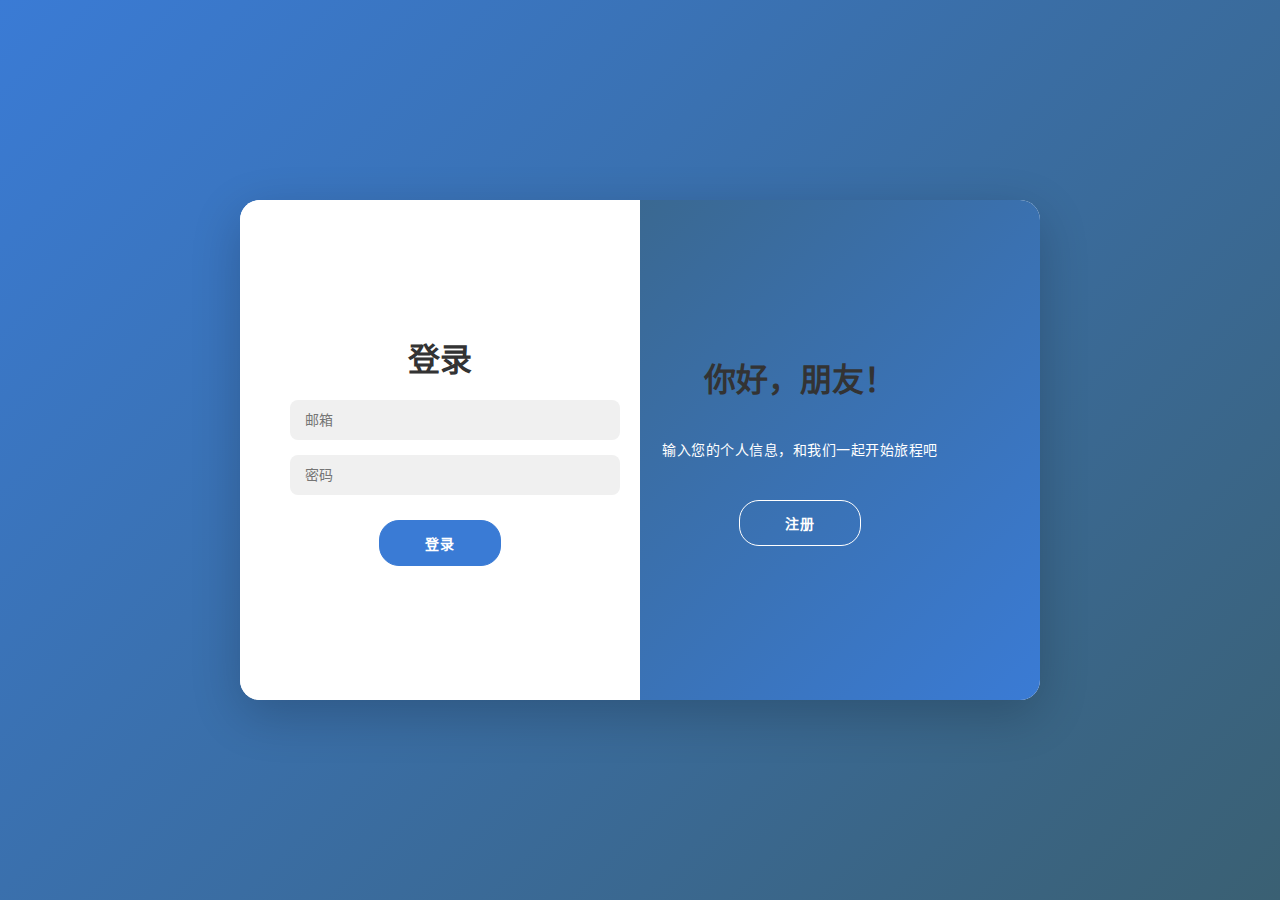
<file: web/index.html>
<!DOCTYPE html>
<html lang="zh-CN">
<head>
    <meta charset="UTF-8">
    <meta name="viewport" content="width=device-width, initial-scale=1.0">
    <title>欢迎来到我们的网站 - 登录/注册</title>
    <style>
        /* --- 全局样式 --- */
        :root {
            --primary-color: #3a7bd5;
            --secondary-color: #3a6073;
            --white-color: #fff;
            --gray-color: #f0f0f0;
            --dark-gray-color: #aaa;
            --success-color: #28a745;
            --error-color: #dc3545;
        }

        body {
            font-family: 'Helvetica Neue', Arial, sans-serif;
            margin: 0;
            padding: 0;
            background: linear-gradient(135deg, var(--primary-color), var(--secondary-color));
            display: flex;
            justify-content: center;
            align-items: center;
            min-height: 100vh;
            overflow: hidden;
        }

        /* --- 容器样式 --- */
        .container {
            position: relative;
            width: 800px;
            max-width: 90%;
            height: 500px;
            background: var(--white-color);
            border-radius: 20px;
            box-shadow: 0 15px 50px rgba(0, 0, 0, 0.2);
            overflow: hidden; /* 隐藏动画溢出部分 */
        }
        
        /* --- 表单容器 --- */
        .form-container {
            position: absolute;
            top: 0;
            height: 100%;
            transition: all 0.6s ease-in-out;
        }

        .sign-in-container {
            left: 0;
            width: 50%;
            z-index: 2;
        }

        .sign-up-container {
            left: 0;
            width: 50%;
            opacity: 0;
            z-index: 1;
        }

        /* 当切换到注册时，移动登录表单并显示注册表单 */
        .container.right-panel-active .sign-in-container {
            transform: translateX(100%);
        }

        .container.right-panel-active .sign-up-container {
            transform: translateX(100%);
            opacity: 1;
            z-index: 5;
            animation: show 0.6s;
        }

        @keyframes show {
            0%, 49.99% {
                opacity: 0;
                z-index: 1;
            }
            50%, 100% {
                opacity: 1;
                z-index: 5;
            }
        }
        
        /* --- 表单元素 --- */
        form {
            background: var(--white-color);
            display: flex;
            flex-direction: column;
            padding: 0 50px;
            height: 100%;
            justify-content: center;
            align-items: center;
            text-align: center;
        }

        h1 {
            font-weight: bold;
            margin: 0 0 20px;
            color: #333;
        }

        .input-group {
            position: relative;
            width: 100%;
            margin-bottom: 15px;
        }

        input {
            width: 100%;
            padding: 12px 15px;
            background: var(--gray-color);
            border: none;
            border-radius: 8px;
            outline: none;
            font-size: 14px;
        }

        button {
            border-radius: 20px;
            border: 1px solid var(--primary-color);
            background: var(--primary-color);
            color: var(--white-color);
            font-size: 14px;
            font-weight: bold;
            padding: 12px 45px;
            letter-spacing: 1px;
            text-transform: uppercase;
            transition: transform 80ms ease-in;
            cursor: pointer;
            margin-top: 10px;
        }

        button:active {
            transform: scale(0.95);
        }

        button:hover {
            opacity: 0.9;
        }

        /* --- 动画覆盖层 --- */
        .overlay-container {
            position: absolute;
            top: 0;
            left: 50%;
            width: 50%;
            height: 100%;
            overflow: hidden;
            transition: transform 0.6s ease-in-out;
            z-index: 100;
        }

        .container.right-panel-active .overlay-container {
            transform: translateX(-100%);
        }

        .overlay {
            background: linear-gradient(135deg, var(--secondary-color), var(--primary-color));
            color: var(--white-color);
            position: relative;
            left: -100%;
            height: 100%;
            width: 200%;
            transform: translateX(0);
            transition: transform 0.6s ease-in-out;
        }

        .container.right-panel-active .overlay {
            transform: translateX(50%);
        }

        .overlay-panel {
            position: absolute;
            top: 0;
            display: flex;
            flex-direction: column;
            justify-content: center;
            align-items: center;
            padding: 0 40px;
            height: 100%;
            width: 50%;
            text-align: center;
            transform: translateX(0);
            transition: transform 0.6s ease-in-out;
        }

        .overlay-left {
            transform: translateX(-20%);
        }

        .container.right-panel-active .overlay-left {
            transform: translateX(0);
        }

        .overlay-right {
            right: 0;
            transform: translateX(0);
        }

        .container.right-panel-active .overlay-right {
            transform: translateX(20%);
        }

        .overlay-panel p {
            font-size: 14px;
            font-weight: 300;
            line-height: 20px;
            letter-spacing: 0.5px;
            margin: 20px 0 30px;
        }

        .ghost {
            background: transparent;
            border-color: var(--white-color);
        }
        
        /* 消息提示 */
        #message {
            position: fixed;
            top: 20px;
            left: 50%;
            transform: translateX(-50%);
            padding: 10px 20px;
            border-radius: 5px;
            color: white;
            opacity: 0;
            transition: opacity 0.5s;
            z-index: 200;
            font-size: 16px;
        }
        #message.show {
            opacity: 1;
        }
        #message.success {
            background-color: var(--success-color);
        }
        #message.error {
            background-color: var(--error-color);
        }

        /* 响应式设计 */
        @media (max-width: 768px) {
            .container {
                width: 95%;
                height: auto;
                min-height: 550px;
                border-radius: 10px;
                display: flex;
                flex-direction: column;
            }
            .form-container {
                position: static;
                width: 100%;
                height: auto;
                transition: none;
            }
            .sign-in-container, .sign-up-container {
                width: 100%;
                left: 0;
                transform: none !important;
                padding: 30px 0;
            }
             .sign-up-container {
                display: none; /* 默认隐藏注册表单 */
            }
            .overlay-container {
                display: none; /* 移动端不显示覆盖层动画 */
            }
            form {
                padding: 0 25px;
            }
            /* 显示一个简单的切换按钮 */
            .mobile-switch {
                display: block;
                margin-top: 15px;
                color: var(--primary-color);
                cursor: pointer;
                font-size: 14px;
                text-decoration: underline;
            }
        }

        @media (min-width: 769px) {
            .mobile-switch {
                display: none;
            }
        }

    </style>
</head>
<body>

    <div class="container" id="container">
        <!-- 注册表单 -->
        <div class="form-container sign-up-container">
            <form id="signUpForm">
                <h1>创建账户</h1>
                <div class="input-group">
                    <input type="email" id="signUpEmail" placeholder="邮箱" required />
                </div>
                <div class="input-group">
                    <input type="password" id="signUpPassword" placeholder="密码" required />
                </div>
                <div class="input-group">
                    <input type="text" id="signUpName" placeholder="邀请码" required />
                </div>
                <button type="submit">注册</button>
                 <!-- 移动端切换链接 -->
                <a href="#" class="mobile-switch" id="signInMobile">已有账户？去登录</a>
            </form>
        </div>
        
        <!-- 登录表单 -->
        <div class="form-container sign-in-container">
            <form id="signInForm">
                <h1>登录</h1>
                <div class="input-group">
                    <input type="email" id="signInEmail" placeholder="邮箱" required />
                </div>
                <div class="input-group">
                    <input type="password" id="signInPassword" placeholder="密码" required />
                </div>
                <button type="submit">登录</button>
                <!-- 移动端切换链接 -->
                <a href="#" class="mobile-switch" id="signUpMobile">没有账户？去注册</a>
            </form>
        </div>

        <!-- 动画覆盖层 -->
        <div class="overlay-container">
            <div class="overlay">
                <div class="overlay-panel overlay-left">
                    <h1>欢迎回来！</h1>
                    <p>请使用您的个人信息登录，开始您的旅程</p>
                    <button class="ghost" id="signIn">登录</button>
                </div>
                <div class="overlay-panel overlay-right">
                    <h1>你好，朋友！</h1>
                    <p>输入您的个人信息，和我们一起开始旅程吧</p>
                    <button class="ghost" id="signUp">注册</button>
                </div>
            </div>
        </div>
    </div>

    <!-- 全局消息提示框 -->
    <div id="message"></div>

    <script>
        // --- 切换动画逻辑 ---
        const signUpButton = document.getElementById('signUp');
        const signInButton = document.getElementById('signIn');
        const signUpMobileButton = document.getElementById('signUpMobile');
        const signInMobileButton = document.getElementById('signInMobile');
        const container = document.getElementById('container');
        const signInFormDiv = document.querySelector('.sign-in-container');
        const signUpFormDiv = document.querySelector('.sign-up-container');
        
        // 桌面端切换
        if (signUpButton && signInButton) {
            signUpButton.addEventListener('click', () => {
                container.classList.add('right-panel-active');
            });

            signInButton.addEventListener('click', () => {
                container.classList.remove('right-panel-active');
            });
        }

        // 移动端切换
        if (signUpMobileButton && signInMobileButton) {
            signUpMobileButton.addEventListener('click', (e) => {
                e.preventDefault();
                signInFormDiv.style.display = 'none';
                signUpFormDiv.style.display = 'flex';
            });
            signInMobileButton.addEventListener('click', (e) => {
                e.preventDefault();
                signUpFormDiv.style.display = 'none';
                signInFormDiv.style.display = 'flex';
            });
        }
        

        // --- 后端交互逻辑 ---

        // 获取表单元素
        const signInForm = document.getElementById('signInForm');
        const signUpForm = document.getElementById('signUpForm');

        // 显示消息提示
        const messageDiv = document.getElementById('message');
        function showMessage(text, type) {
            messageDiv.textContent = text;
            messageDiv.className = `show ${type}`; // 'success' or 'error'
            setTimeout(() => {
                messageDiv.className = messageDiv.className.replace('show', '');
            }, 3000); // 3秒后自动消失
        }

        // 登录表单提交事件
        signInForm.addEventListener('submit', async (e) => {
            e.preventDefault(); // 阻止表单默认提交行为
            
            const email = document.getElementById('signInEmail').value;
            const password = document.getElementById('signInPassword').value;

            // !!!重要!!! 请将下面的URL替换成你的后端登录API地址
            const loginApiUrl = '/api/login';

            try {
                const response = await fetch(loginApiUrl, {
                    method: 'POST',
                    headers: {
                        'Content-Type': 'application/json',
                    },
                    body: JSON.stringify({ email, password }),
                });

                const result = await response.json();

                if (response.ok && result.success) {
                    showMessage('登录成功！正在跳转...', 'success');
                    // 登录成功，跳转到主页
                    setTimeout(() => {
                        window.location.href = 'main.html'; // 跳转到主网站页面
                    }, 1500); // 延迟1.5秒跳转，让用户看到成功提示
                } else {
                    // 登录失败，显示后端返回的错误信息
                    showMessage(result.message || '登录失败，请检查邮箱或密码。', 'error');
                }
            } catch (error) {
                console.error('登录请求失败:', error);
                showMessage('无法连接到服务器，请稍后再试。', 'error');
            }
        });

        // 注册表单提交事件
        signUpForm.addEventListener('submit', async (e) => {
            e.preventDefault();
            
            const email = document.getElementById('signUpEmail').value;
            const password = document.getElementById('signUpPassword').value;
            const name = document.getElementById('signUpName').value;

            // !!!重要!!! 请将下面的URL替换成你的后端注册API地址
            const registerApiUrl = '/api/register';

            try {
                const response = await fetch(registerApiUrl, {
                    method: 'POST',
                    headers: {
                        'Content-Type': 'application/json',
                    },
                    body: JSON.stringify({email, password, name}),
                });

                const result = await response.json();

                if (response.ok && result.success) {
                    showMessage('注册成功！请登录。', 'success');
                     // 注册成功后，自动切换到登录界面
                    setTimeout(() => {
                        // 模拟点击登录按钮以切换视图
                        if (window.innerWidth > 768) {
                           signInButton.click();
                        } else {
                           signInMobileButton.click();
                        }
                    }, 2000); // 延迟2秒
                } else {
                    showMessage(result.message || '注册失败，请重试。', 'error');
                }
            } catch (error) {
                console.error('注册请求失败:', error);
                showMessage('无法连接到服务器，请稍后再试。', 'error');
            }
        });
    </script>
</body>
</html>
</file>
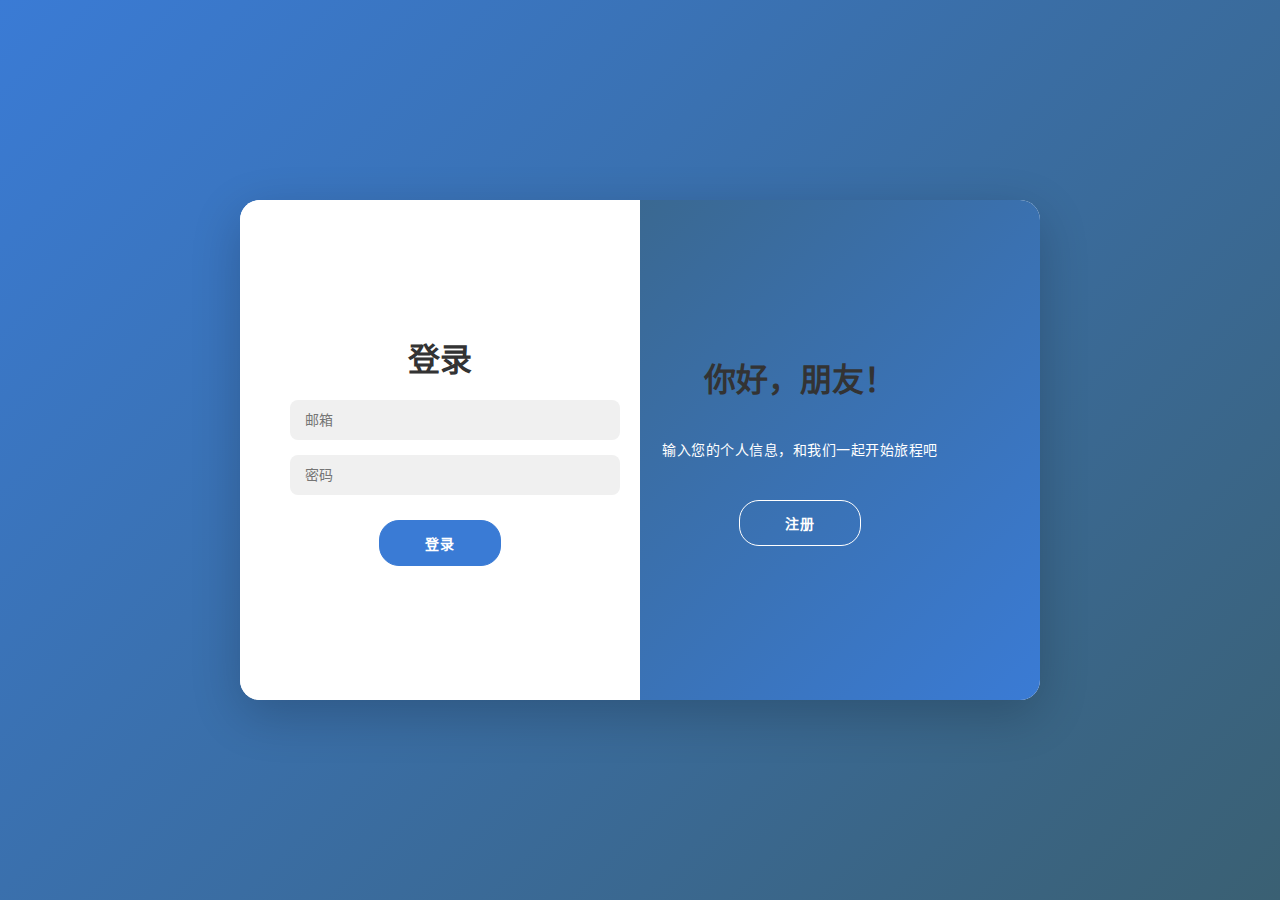
<file: web/admin.html>
<!DOCTYPE html>
<html lang="zh-CN">
<head>
    <meta charset="UTF-8">
    <meta name="viewport" content="width=device-width, initial-scale=1.0">
    <title>系统管理控制台</title>
    <style>
        /* --- 全局样式 --- */
        :root {
            --primary-color: #dc3545;
            --secondary-color: #6f42c1;
            --bg-color: #f8f9fa;
            --sidebar-bg: #343a40;
            --sidebar-text: #ffffff;
            --sidebar-hover: #495057;
            --white-color: #fff;
            --border-color: #dee2e6;
            --success-color: #28a745;
            --warning-color: #ffc107;
            --info-color: #17a2b8;
        }
        
        body {
            font-family: 'Helvetica Neue', Arial, sans-serif;
            margin: 0;
            background-color: var(--bg-color);
            color: #333;
            visibility: hidden;
        }
        
        .admin-container { 
            display: flex; 
            min-height: 100vh; 
        }

        /* --- 管理员侧边栏 --- */
        .admin-sidebar { 
            width: 280px; 
            background: linear-gradient(135deg, var(--primary-color), var(--secondary-color));
            color: var(--sidebar-text); 
            display: flex; 
            flex-direction: column; 
            box-shadow: 2px 0 10px rgba(0,0,0,0.1);
        }
        
        .admin-sidebar-header { 
            padding: 25px 20px; 
            text-align: center; 
            font-size: 1.6em; 
            font-weight: bold; 
            border-bottom: 2px solid rgba(255,255,255,0.2);
            background: rgba(0,0,0,0.1);
        }
        
        .admin-nav ul { 
            list-style: none; 
            padding: 0; 
            margin: 20px 0; 
        }
        
        .admin-nav li { 
            margin: 5px 15px; 
            border-radius: 8px; 
            overflow: hidden; 
        }
        
        .admin-nav li a { 
            display: block; 
            padding: 15px 20px; 
            color: var(--sidebar-text); 
            text-decoration: none; 
            transition: all 0.3s; 
            font-size: 1.1em; 
            cursor: pointer;
            border-left: 4px solid transparent;
        }
        
        .admin-nav li a:hover, .admin-nav li a.active { 
            background-color: rgba(255,255,255,0.15); 
            border-left-color: #fff;
            transform: translateX(5px);
        }
        
        .admin-nav li a i {
            margin-right: 10px;
            width: 20px;
            text-align: center;
        }
        
        .sidebar-footer { 
            margin-top: auto; 
            padding: 20px; 
            text-align: center; 
        }
        
        #admin-logout-button { 
            width: 100%; 
            padding: 12px; 
            border: none; 
            border-radius: 8px; 
            background: rgba(255,255,255,0.2); 
            color: var(--white-color); 
            cursor: pointer; 
            font-size: 1em;
            transition: all 0.3s;
        }
        
        #admin-logout-button:hover { 
            background: rgba(255,255,255,0.3);
            transform: translateY(-2px);
        }

        /* --- 管理员主内容区 --- */
        .admin-main-content { 
            flex-grow: 1; 
            padding: 30px; 
        }
        
        .admin-header { 
            font-size: 2.8em; 
            font-weight: 300; 
            margin-bottom: 40px; 
            border-bottom: 2px solid var(--border-color); 
            padding-bottom: 20px;
            color: var(--primary-color);
        }
        
        /* --- 统计卡片 --- */
        .stats-grid { 
            display: grid; 
            grid-template-columns: repeat(auto-fit, minmax(250px, 1fr)); 
            gap: 25px; 
            margin-bottom: 40px; 
        }
        
        .stat-card { 
            background: linear-gradient(135deg, var(--white-color), #f8f9fa);
            padding: 25px; 
            border-radius: 15px; 
            box-shadow: 0 8px 25px rgba(0, 0, 0, 0.1); 
            transition: all 0.3s;
            border-left: 5px solid var(--primary-color);
        }
        
        .stat-card:hover { 
            transform: translateY(-8px); 
            box-shadow: 0 12px 35px rgba(0, 0, 0, 0.15); 
        }
        
        .stat-card h3 { 
            margin: 0 0 15px 0; 
            color: var(--secondary-color);
            font-size: 1.2em;
        }
        
        .stat-number { 
            font-size: 2.5em; 
            font-weight: bold; 
            color: var(--primary-color); 
            margin: 10px 0;
        }
        
        .stat-description { 
            color: #6c757d; 
            font-size: 0.9em;
        }

        /* --- 管理功能区 --- */
        .management-section { 
            background-color: var(--white-color); 
            padding: 30px; 
            border-radius: 15px; 
            box-shadow: 0 8px 25px rgba(0, 0, 0, 0.08); 
            margin-bottom: 30px;
        }
        
        .section-title { 
            font-size: 1.8em; 
            margin-bottom: 25px; 
            color: var(--secondary-color);
            border-bottom: 2px solid var(--border-color);
            padding-bottom: 10px;
        }
        
        .action-buttons { 
            display: flex; 
            gap: 15px; 
            flex-wrap: wrap; 
        }
        
        .admin-btn { 
            padding: 12px 25px; 
            border: none; 
            border-radius: 8px; 
            cursor: pointer; 
            font-size: 1em;
            transition: all 0.3s;
            text-decoration: none;
            display: inline-block;
        }
        
        .btn-primary { 
            background: linear-gradient(135deg, var(--primary-color), #e74c5c); 
            color: white; 
        }
        
        .btn-success { 
            background: linear-gradient(135deg, var(--success-color), #32d98f); 
            color: white; 
        }
        
        .btn-warning { 
            background: linear-gradient(135deg, var(--warning-color), #f39c12); 
            color: white; 
        }
        
        .btn-info { 
            background: linear-gradient(135deg, var(--info-color), #5bc0de); 
            color: white; 
        }
        
        .admin-btn:hover { 
            transform: translateY(-3px); 
            box-shadow: 0 8px 20px rgba(0, 0, 0, 0.2); 
        }

        /* --- 用户管理表格 --- */
        .user-table-container {
            background-color: var(--white-color);
            border-radius: 15px;
            padding: 25px;
            box-shadow: 0 8px 25px rgba(0, 0, 0, 0.08);
            overflow-x: auto;
        }
        
        .user-table {
            width: 100%;
            border-collapse: collapse;
            margin-top: 20px;
        }
        
        .user-table th, .user-table td {
            padding: 15px;
            text-align: left;
            border-bottom: 1px solid var(--border-color);
        }
        
        .user-table th {
            background-color: #f8f9fa;
            font-weight: 600;
            color: var(--secondary-color);
        }
        
        .user-table tr:hover {
            background-color: #f8f9fa;
        }
        
        .role-badge {
            padding: 4px 12px;
            border-radius: 20px;
            font-size: 0.85em;
            font-weight: 500;
        }
        
        .role-admin {
            background-color: #ffe6e6;
            color: var(--primary-color);
        }
        
        .role-user {
            background-color: #e6f3ff;
            color: var(--info-color);
        }

        /* --- 页面内容控制 --- */
        .page-content {
            display: none;
        }
        .page-content.active {
            display: block;
        }

        /* --- 响应式设计 --- */
        @media (max-width: 768px) {
            .admin-container {
                flex-direction: column;
            }
            
            .admin-sidebar {
                width: 100%;
                height: auto;
            }
            
            .stats-grid {
                grid-template-columns: 1fr;
            }
            
            .action-buttons {
                flex-direction: column;
            }
            
            .admin-btn {
                text-align: center;
            }
        }
    </style>
</head>
<body>
    <div class="admin-container">
        <!-- 管理员侧边栏 -->
        <div class="admin-sidebar">
            <div class="admin-sidebar-header">
                <i style="color: #ffd700; margin-right: 10px;">👑</i>
                系统管理控制台
            </div>
            <nav class="admin-nav">
                <ul>
                    <li><a href="#" onclick="showPage('dashboard')" class="active" id="nav-dashboard"><i>📊</i>仪表盘</a></li>
                    <li><a href="#" onclick="showPage('users')" id="nav-users"><i>👥</i>用户管理</a></li>
                    <li><a href="#" onclick="showPage('system')" id="nav-system"><i>⚙️</i>系统设置</a></li>
                    <li><a href="#" onclick="showPage('logs')" id="nav-logs"><i>📋</i>系统日志</a></li>
                    <li><a href="#" onclick="showPage('security')" id="nav-security"><i>🔒</i>安全管理</a></li>
                    <li><a href="#" onclick="showPage('backup')" id="nav-backup"><i>💾</i>数据备份</a></li>
                </ul>
            </nav>
            <div class="sidebar-footer">
                <button id="admin-logout-button" onclick="adminLogout()">安全退出</button>
            </div>
        </div>

        <!-- 管理员主内容区 -->
        <div class="admin-main-content">
            <!-- 仪表盘页面 -->
            <div id="dashboard-content" class="page-content active">
                <h1 class="admin-header">管理员仪表盘</h1>
                
                <!-- 统计卡片 -->
                <div class="stats-grid">
                    <div class="stat-card">
                        <h3>总用户数</h3>
                        <div class="stat-number" id="total-users">-</div>
                        <div class="stat-description">当前注册用户总数</div>
                    </div>
                    <div class="stat-card">
                        <h3>在线用户</h3>
                        <div class="stat-number" id="online-users">-</div>
                        <div class="stat-description">当前在线用户数量</div>
                    </div>
                    <div class="stat-card">
                        <h3>管理员数量</h3>
                        <div class="stat-number" id="admin-count">-</div>
                        <div class="stat-description">系统管理员总数</div>
                    </div>
                    <div class="stat-card">
                        <h3>今日登录</h3>
                        <div class="stat-number" id="today-logins">-</div>
                        <div class="stat-description">今日用户登录次数</div>
                    </div>
                </div>
                
                <!-- 快速操作 -->
                <div class="management-section">
                    <h2 class="section-title">快速操作</h2>
                    <div class="action-buttons">
                        <button class="admin-btn btn-primary" onclick="showPage('users')">👥 管理用户</button>
                        <button class="admin-btn btn-success" onclick="createBackup()">💾 创建备份</button>
                        <button class="admin-btn btn-warning" onclick="showPage('logs')">📋 查看日志</button>
                        <button class="admin-btn btn-info" onclick="showPage('system')">⚙️ 系统设置</button>
                    </div>
                </div>
            </div>

            <!-- 用户管理页面 -->
            <div id="users-content" class="page-content">
                <h1 class="admin-header">用户管理</h1>
                
                <div class="management-section">
                    <h2 class="section-title">用户操作</h2>
                    <div class="action-buttons">
                        <button class="admin-btn btn-success" onclick="addNewUser()">➕ 添加用户</button>
                        <button class="admin-btn btn-warning" onclick="exportUsers()">📤 导出用户</button>
                        <button class="admin-btn btn-info" onclick="refreshUserList()">🔄 刷新列表</button>
                    </div>
                </div>
                
                <div class="user-table-container">
                    <h2 class="section-title">用户列表</h2>
                    <table class="user-table">
                        <thead>
                            <tr>
                                <th>用户名</th>
                                <th>邮箱</th>
                                <th>角色</th>
                                <th>注册时间</th>
                                <th>状态</th>
                                <th>操作</th>
                            </tr>
                        </thead>
                        <tbody id="user-list-body">
                            <!-- 用户数据将通过JavaScript动态加载 -->
                        </tbody>
                    </table>
                </div>
            </div>

            <!-- 系统设置页面 -->
            <div id="system-content" class="page-content">
                <h1 class="admin-header">系统设置</h1>
                
                <div class="management-section">
                    <h2 class="section-title">系统配置</h2>
                    <div class="action-buttons">
                        <button class="admin-btn btn-primary" onclick="editSystemConfig()">🔧 编辑配置</button>
                        <button class="admin-btn btn-warning" onclick="restartSystem()">🔄 重启系统</button>
                        <button class="admin-btn btn-info" onclick="checkSystemHealth()">🏥 系统检查</button>
                    </div>
                </div>
            </div>

            <!-- 系统日志页面 -->
            <div id="logs-content" class="page-content">
                <h1 class="admin-header">系统日志</h1>
                
                <div class="management-section">
                    <h2 class="section-title">日志管理</h2>
                    <div class="action-buttons">
                        <button class="admin-btn btn-primary" onclick="viewErrorLogs()">❌ 错误日志</button>
                        <button class="admin-btn btn-info" onclick="viewAccessLogs()">📝 访问日志</button>
                        <button class="admin-btn btn-warning" onclick="clearLogs()">🗑️ 清理日志</button>
                    </div>
                </div>
            </div>

            <!-- 安全管理页面 -->
            <div id="security-content" class="page-content">
                <h1 class="admin-header">安全管理</h1>
                
                <div class="management-section">
                    <h2 class="section-title">安全操作</h2>
                    <div class="action-buttons">
                        <button class="admin-btn btn-primary" onclick="viewLoginAttempts()">🔐 登录记录</button>
                        <button class="admin-btn btn-warning" onclick="blockSuspiciousIPs()">🚫 IP黑名单</button>
                        <button class="admin-btn btn-info" onclick="updateSecurityRules()">🛡️ 安全规则</button>
                    </div>
                </div>
            </div>

            <!-- 数据备份页面 -->
            <div id="backup-content" class="page-content">
                <h1 class="admin-header">数据备份</h1>
                
                <div class="management-section">
                    <h2 class="section-title">备份管理</h2>
                    <div class="action-buttons">
                        <button class="admin-btn btn-success" onclick="createBackup()">💾 创建备份</button>
                        <button class="admin-btn btn-primary" onclick="restoreBackup()">📥 恢复数据</button>
                        <button class="admin-btn btn-warning" onclick="scheduleBackup()">⏰ 定时备份</button>
                    </div>
                </div>
            </div>
        </div>
    </div>

    <script>
        // 页面加载完成后显示
        window.addEventListener('load', function() {
            // 验证管理员权限
            const token = localStorage.getItem('authToken');
            const isAdmin = localStorage.getItem('isAdmin') === 'true';
            
            if (!token || !isAdmin) {
                alert('您没有访问此页面的权限！');
                window.location.href = 'index.html';
                return;
            }
            
            document.body.style.visibility = 'visible';
            loadDashboardData();
        });

        // 页面切换功能
        function showPage(pageId) {
            // 隐藏所有页面内容
            const allPages = document.querySelectorAll('.page-content');
            allPages.forEach(page => page.classList.remove('active'));
            
            // 显示指定页面
            document.getElementById(pageId + '-content').classList.add('active');
            
            // 更新导航状态
            const allNavs = document.querySelectorAll('.admin-nav a');
            allNavs.forEach(nav => nav.classList.remove('active'));
            document.getElementById('nav-' + pageId).classList.add('active');
            
            // 根据页面加载相应数据
            if (pageId === 'users') {
                loadUserList();
            }
        }

        // 加载仪表盘数据
        function loadDashboardData() {
            // 这里应该从后端API获取真实数据
            // 暂时使用模拟数据
            document.getElementById('total-users').textContent = '128';
            document.getElementById('online-users').textContent = '23';
            document.getElementById('admin-count').textContent = '3';
            document.getElementById('today-logins').textContent = '45';
        }

        // 加载用户列表
        function loadUserList() {
            // 这里应该从后端API获取用户列表
            // 暂时使用模拟数据
            const tbody = document.getElementById('user-list-body');
            tbody.innerHTML = `
                <tr>
                    <td>admin</td>
                    <td>admin@example.com</td>
                    <td><span class="role-badge role-admin">管理员</span></td>
                    <td>2024-01-01</td>
                    <td>正常</td>
                    <td>
                        <button class="admin-btn btn-primary" style="padding: 5px 10px; font-size: 0.8em;">编辑</button>
                        <button class="admin-btn btn-warning" style="padding: 5px 10px; font-size: 0.8em;">禁用</button>
                    </td>
                </tr>
                <tr>
                    <td>user001</td>
                    <td>user001@example.com</td>
                    <td><span class="role-badge role-user">普通用户</span></td>
                    <td>2024-01-15</td>
                    <td>正常</td>
                    <td>
                        <button class="admin-btn btn-primary" style="padding: 5px 10px; font-size: 0.8em;">编辑</button>
                        <button class="admin-btn btn-warning" style="padding: 5px 10px; font-size: 0.8em;">禁用</button>
                    </td>
                </tr>
            `;
        }

        // 管理员退出登录
        function adminLogout() {
            if (confirm('确定要退出管理员控制台吗？')) {
                const token = localStorage.getItem('authToken');
                if (token) {
                    // 调用后端登出API
                    fetch('/api/logout', {
                        method: 'POST',
                        headers: {
                            'Content-Type': 'application/json',
                            'Authorization': 'Bearer ' + token
                        }
                    }).finally(() => {
                        localStorage.removeItem('authToken');
                        localStorage.removeItem('isAdmin');
                        window.location.href = 'index.html';
                    });
                } else {
                    localStorage.removeItem('authToken');
                    localStorage.removeItem('isAdmin');
                    window.location.href = 'index.html';
                }
            }
        }

        // 其他管理功能的占位函数
        function addNewUser() { alert('添加新用户功能开发中...'); }
        function exportUsers() { alert('导出用户功能开发中...'); }
        function refreshUserList() { loadUserList(); }
        function editSystemConfig() { alert('编辑系统配置功能开发中...'); }
        function restartSystem() { alert('重启系统功能开发中...'); }
        function checkSystemHealth() { alert('系统健康检查功能开发中...'); }
        function viewErrorLogs() { alert('查看错误日志功能开发中...'); }
        function viewAccessLogs() { alert('查看访问日志功能开发中...'); }
        function clearLogs() { alert('清理日志功能开发中...'); }
        function viewLoginAttempts() { alert('查看登录记录功能开发中...'); }
        function blockSuspiciousIPs() { alert('IP黑名单功能开发中...'); }
        function updateSecurityRules() { alert('更新安全规则功能开发中...'); }
        function createBackup() { alert('创建备份功能开发中...'); }
        function restoreBackup() { alert('恢复数据功能开发中...'); }
        function scheduleBackup() { alert('定时备份功能开发中...'); }
    </script>
</body>
</html>
</file>
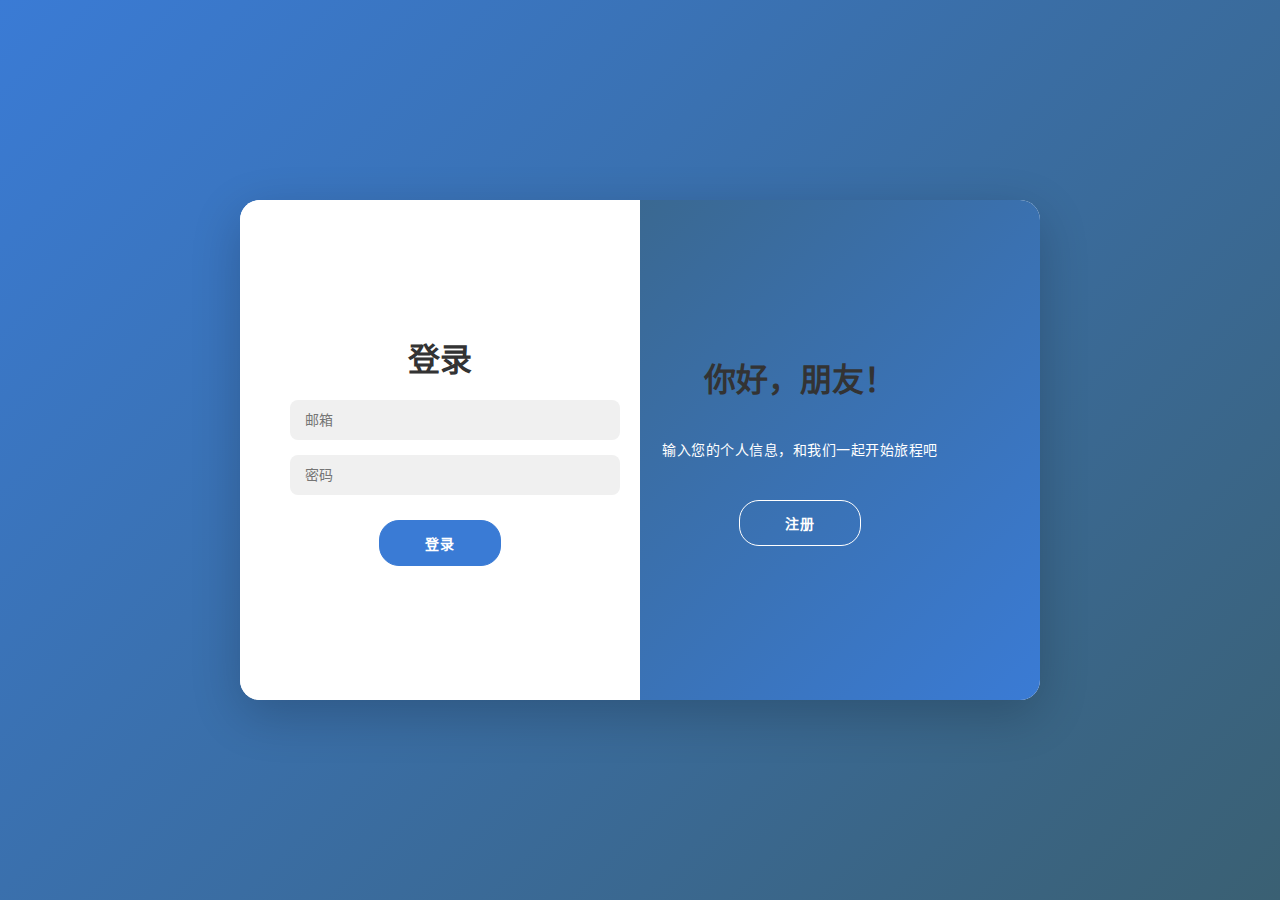
<file: web/main.html>
<!DOCTYPE html>
<html lang="zh-CN">
<head>
    <meta charset="UTF-8">
    <meta name="viewport" content="width=device-width, initial-scale=1.0">
    <title>主控制台</title>
    <style>
        :root {
            --primary-color: #3a7bd5;
            --secondary-color: #3a6073;
            --bg-color: #f4f7f6;
            --sidebar-bg: #2c3e50;
            --sidebar-text: #ecf0f1;
            --sidebar-hover: #34495e;
            --white-color: #fff;
            --border-color: #e0e0e0;
        }
        body {
            font-family: 'Helvetica Neue', Arial, sans-serif;
            margin: 0;
            background-color: var(--bg-color);
            color: #333;
            visibility: hidden;
        }
        .dashboard-container { display: flex; min-height: 100vh; }

        /* 侧边栏 */
        .sidebar {
            width: 240px;
            background-color: var(--sidebar-bg);
            color: var(--sidebar-text);
            display: flex;
            flex-direction: column;
            transition: width 0.3s ease;
        }
        .sidebar-header {
            padding: 20px;
            text-align: center;
            font-size: 1.5em;
            font-weight: bold;
            border-bottom: 1px solid var(--sidebar-hover);
        }
        .sidebar-nav ul { list-style: none; padding: 0; margin: 20px 0; }
        .sidebar-nav li a {
            display: block;
            padding: 15px 20px;
            color: var(--sidebar-text);
            text-decoration: none;
            transition: background-color 0.2s;
            font-size: 1.1em;
            cursor: pointer;
        }
        .sidebar-nav li a:hover,
        .sidebar-nav li a.active {
            background-color: var(--sidebar-hover);
        }
        .sidebar-footer {
            margin-top: auto;
            padding: 20px;
            text-align: center;
        }
        #logout-button {
            width: 100%;
            padding: 10px;
            border: none;
            border-radius: 5px;
            background-color: var(--primary-color);
            color: var(--white-color);
            cursor: pointer;
            font-size: 1em;
        }
        #logout-button:hover { opacity: 0.9; }

        /* 主内容区 */
        .main-content { flex-grow: 1; padding: 30px; }
        .header {
            font-size: 2.5em;
            font-weight: 300;
            margin-bottom: 30px;
            border-bottom: 1px solid var(--border-color);
            padding-bottom: 20px;
        }
        .content-grid {
            display: grid;
            grid-template-columns: repeat(auto-fit, minmax(280px, 1fr));
            gap: 20px;
        }
        .card {
            background-color: var(--white-color);
            padding: 20px;
            border-radius: 10px;
            box-shadow: 0 4px 15px rgba(0, 0, 0, 0.05);
            transition: transform 0.2s, box-shadow 0.2s;
        }
        .card:hover {
            transform: translateY(-5px);
            box-shadow: 0 8px 25px rgba(0, 0, 0, 0.1);
        }
        .card h3 { margin-top: 0; color: var(--secondary-color); }
        .btn {
            display: inline-flex;
            align-items: center;
            justify-content: center;
            padding: 8px 18px;
            border-radius: 999px;
            border: 1px solid transparent;
            font-size: 0.95rem;
            cursor: pointer;
            transition: transform 0.15s ease, box-shadow 0.15s ease, background 0.15s ease;
            text-decoration: none;
            white-space: nowrap;
        }
        .btn span.icon {
            margin-right: 6px;
            font-size: 1.1rem;
        }
        .btn-primary {
            background: linear-gradient(135deg, #3a7bd5, #3a6073);
            color: #fff;
            box-shadow: 0 4px 12px rgba(58, 123, 213, 0.3);
        }
        .btn-primary:hover {
            transform: translateY(-1px);
            box-shadow: 0 8px 20px rgba(58, 123, 213, 0.35);
        }
        .btn-primary:active {
            transform: translateY(0);
            box-shadow: 0 2px 6px rgba(58, 123, 213, 0.2);
        }

        /* 游戏入口卡片：在原有 card 基础上稍微强化一点 */
        .card-game {
            display: flex;
            flex-direction: column;
            justify-content: space-between;
            background: linear-gradient(135deg, #d9e6ff, #f3f8ff);
        }

        .card-game-title {
            display: flex;
            align-items: center;
            gap: 8px;
            margin-bottom: 6px;
        }
        .card-game-title span.icon {
            font-size: 1.4rem;
        }
        .card-game p {
            margin-top: 4px;
            margin-bottom: 16px;
            font-size: 0.95rem;
            color: #555;
        }
        /* 页面切换控制 */
        .page-content { display: none; }
        .page-content.active { display: block; }

        /* 【新增】游戏入口区域样式（在 main 中展示按钮） */
        .game-entry-section {
            margin: 10px 0 30px;
            display: flex;
            justify-content: center;
        }
        .game-entry-card {
            position: relative;
            overflow: hidden;
            padding: 24px 32px;
            border-radius: 18px;
            background: linear-gradient(135deg, #ffb347, #ffcc33);
            color: #fff;
            box-shadow: 0 10px 30px rgba(16, 19, 204, 0.15);
            max-width: 680px;
            width: 100%;
        }
        .game-entry-card::before {
            content: '';
            position: absolute;
            right: -60px;
            top: -60px;
            width: 160px;
            height: 160px;
            background: rgba(255, 255, 255, 0.18);
            border-radius: 50%;
            filter: blur(2px);
        }
        .game-entry-title {
            font-size: 1.6rem;
            margin: 0 0 6px;
            font-weight: 600;
        }
        .game-entry-subtitle {
            font-size: 0.95rem;
            opacity: 0.9;
            margin: 0 0 16px;
        }
        #game-entry-button {
            margin-top: 4px;
            padding: 10px 26px;
            border-radius: 999px;
            border: 1px solid rgba(255, 255, 255, 0.75);
            background: rgba(255, 255, 255, 0.18);
            color: #fff;
            cursor: pointer;
            font-size: 0.98rem;
            display: inline-flex;
            align-items: center;
            gap: 8px;
            backdrop-filter: blur(4px);
            transition: transform 0.15s ease, box-shadow 0.15s ease, background 0.15s ease;
        }
        #game-entry-button span {
            font-size: 1.2rem;
        }
        #game-entry-button:hover {
            background: rgba(255, 255, 255, 0.3);
            transform: translateY(-1px);
            box-shadow: 0 6px 16px rgba(0, 0, 0, 0.2);
        }
        #game-entry-button:active {
            transform: translateY(0);
            box-shadow: none;
        }

        /* 移动端适配 */
        @media (max-width: 768px) {
            .dashboard-container { flex-direction: column; }
            .sidebar { width: 100%; height: auto; }
            .main-content { padding: 20px; }
            .game-entry-card {
                padding: 18px 20px;
                border-radius: 14px;
            }
        }
    </style>
</head>
<body>

    <!-- 路由守卫 -->
    <script>
        (function() {
            const token = localStorage.getItem('authToken');
            const isAdmin = localStorage.getItem('isAdmin') === 'true';
            
            if (!token) {
                window.location.replace('index.html');
            } else {
                document.body.style.visibility = 'visible';
                
                if (isAdmin) {
                    const adminPortal = document.getElementById('admin-portal');
                    if (adminPortal) {
                        adminPortal.style.display = 'block';
                    }
                }
            }
        })();
    </script>
    
    <div class="dashboard-container">
        <!-- 侧边栏导航 -->
        <aside class="sidebar">
            <div class="sidebar-header">
                控制台
            </div>
            <nav class="sidebar-nav">
                <ul>
                    <li><a data-page="dashboard" class="active">仪表盘</a></li>
                    <li><a data-page="users">用户管理</a></li>
                    <li><a data-page="products">产品中心</a></li>
                    <li><a data-page="settings">系统设置</a></li>
                    <li id="admin-portal" style="display: none;">
                        <a href="admin.html" style="color: #ffd700; font-weight: bold;">👑 管理员控制台</a>
                    </li>
                </ul>
            </nav>
            <div class="sidebar-footer">
                <button id="logout-button">安全退出</button>
            </div>
        </aside>

        <!-- 主内容区 -->
        <main class="main-content">
            <!-- 仪表盘页面 -->
            <div id="dashboard-page" class="page-content active">
                <h1 class="header">仪表盘</h1>
                <p style="margin-bottom: 24px;">在这里概览你的所有核心数据与快捷入口。</p>

                <div class="content-grid">
                    <!-- 游戏入口卡片 -->
                    <div class="card card-game">
                        <div>
                            <div class="card-game-title">
                                <span class="icon">🎮</span>
                                <h3 style="margin: 0;">猫王国 · 游戏入口</h3>
                            </div>
                            <p>轻松切换到猫咪王国，随时开始一局放松一下。</p>
                        </div>
                        <div>
                            <button id="game-entry-button" class="btn btn-primary">
                                <span class="icon">▶</span>
                                进入游戏
                            </button>
                        </div>
                    </div>
                    <div class="card card-game">
                        <div>
                            <div class="card-game-title">
                                <span class="icon">🎪</span>
                                <h3 style="margin: 0;">暗黑决斗</h3>
                            </div>
                            <p>未来放置活动、节日玩法或运营专题入口。</p>
                        </div>
                        <div>
                            <button id="entry-event" class="btn btn-primary">
                                <span class="icon">▶</span> 开始游戏
                            </button>
                        </div>
                    </div>
                    <div class="card card-game">
                        <div>
                            <div class="card-game-title">
                                <span class="icon">💬</span>
                                <h3 style="margin: 0;">玩家社区（预留）</h3>
                            </div>
                            <p>放置论坛、留言板、玩家动态等功能。</p>
                        </div>
                        <div>
                            <button id="entry-MyGame" class="btn btn-primary">
                                <span class="icon">▶</span> 暂未开放
                            </button>
                        </div>
                    </div>
                    <div class="card card-game">
                        <div>
                            <div class="card-game-title">
                                <span class="icon">🏆</span>
                                <h3 style="margin: 0;">排行榜（预留）</h3>
                            </div>
                            <p>未来可显示等级榜、财富榜、战力榜等数据。</p>
                        </div>
                        <div>
                            <button id="entry-ranking" class="btn btn-primary">
                                <span class="icon">▶</span> 暂未开放
                            </button>
                        </div>
                    </div>
                    <div class="card card-game">
                        <div>
                            <div class="card-game-title">
                                <span class="icon">🛒</span>
                                <h3 style="margin: 0;">商城系统（预留）</h3>
                            </div>
                            <p>预留给游戏商城、道具购买、兑换系统。</p>
                        </div>
                        <div>
                            <button id="entry-shop" class="btn btn-primary">
                                <span class="icon">▶</span> 暂未开放
                            </button>
                        </div>
                    </div>


                    <div class="card">
                        <h3>数据概览</h3>
                        <p>查看今日访问量、销售额等核心数据指标。</p>
                    </div>

                    <div class="card">
                        <h3>快速操作</h3>
                        <p>发布新文章、上传新产品或处理待办事项。</p>
                    </div>

                    <div class="card">
                        <h3>近期活动</h3>
                        <p>查看最近的用户动态和系统通知。</p>
                    </div>
                </div>
            </div>

            <!-- 用户管理页面 -->
            <div id="users-page" class="page-content">
                <h1 class="header">用户管理</h1>
                <p>这里是用户管理的内容区域。你可以在这里添加用户列表、搜索框等组件。</p>
            </div>

            <!-- 产品中心页面 -->
            <div id="products-page" class="page-content">
                <h1 class="header">产品中心</h1>
                <p>这里是产品中心的内容区域。用于展示和管理你的产品。</p>
            </div>

            <!-- 系统设置页面 -->
            <div id="settings-page" class="page-content">
                <h1 class="header">系统设置</h1>
                <p>这里是系统设置的内容区域。可以放置修改密码、主题切换等功能。</p>
            </div>
        </main>
    </div>

    <script>
        // 页面切换逻辑
        const navLinks = document.querySelectorAll('.sidebar-nav a[data-page]');
        const pageContents = document.querySelectorAll('.page-content');

        navLinks.forEach(link => {
            link.addEventListener('click', (event) => {
                event.preventDefault();
                const targetPageId = link.getAttribute('data-page');

                navLinks.forEach(navLink => navLink.classList.remove('active'));
                link.classList.add('active');

                pageContents.forEach(content => {
                    if (content.id === `${targetPageId}-page`) {
                        content.classList.add('active');
                    } else {
                        content.classList.remove('active');
                    }
                });
            });
        });

        // 游戏入口跳转（按钮位置虽然换了，但 ID 不变，逻辑复用）
        document.getElementById('game-entry-button').onclick = function() {
            window.location.href = 'catKingdom/game.html';
        };
        document.getElementById('entry-event').onclick = function () {
            window.location.href = 'battle/main.html';
        };

        document.getElementById('entry-MyGame').onclick = function () {
            window.location.href = 'Mygame/game.html';
        };

        document.getElementById('entry-ranking').onclick = function () {
            alert('排行榜暂未开放');
        };

        document.getElementById('entry-shop').onclick = function () {
            alert('商城暂未开放');
        };
        // 登出逻辑
        const logoutButton = document.getElementById('logout-button');
        logoutButton.addEventListener('click', () => {
            const token = localStorage.getItem('authToken');
            localStorage.removeItem('authToken');
            localStorage.removeItem('isAdmin');
            localStorage.removeItem('userRole');
            
            if(token) {
                fetch('/api/logout', {
                    method: 'POST',
                    headers: {
                        'Content-Type': 'application/json',
                        'Authorization': 'Bearer ' + token
                    }
                }).catch(err => {
                    console.error('登出请求失败:', err);
                });
            }
            window.location.replace('index.html');
        });
    </script>
</body>
</html>
</file>
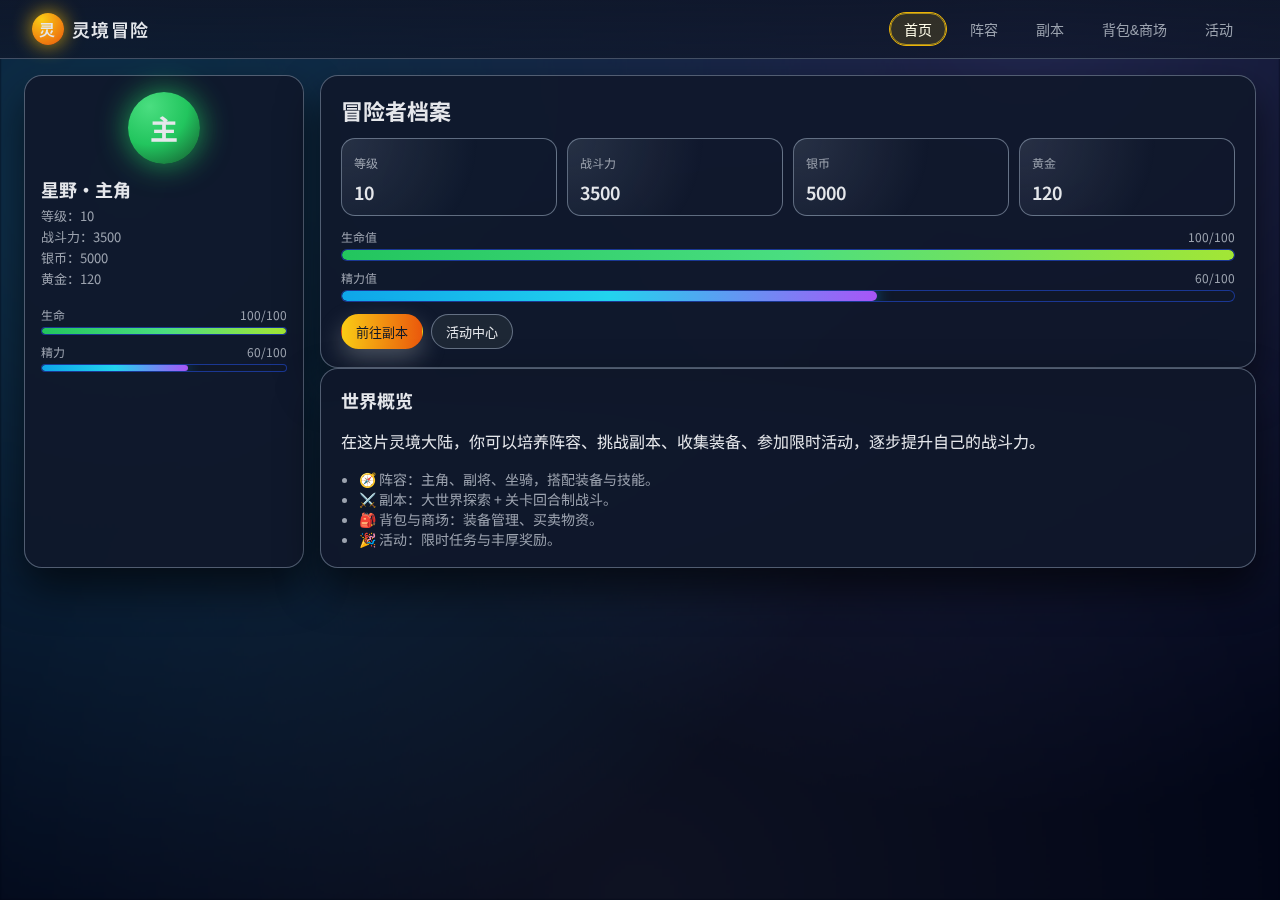
<file: web/battle/main.html>
<!DOCTYPE html>
<html lang="zh-CN">
<head>
  <meta charset="UTF-8" />
  <title>灵境冒险 - 网页 RPG Demo</title>
  <meta name="viewport" content="width=device-width, initial-scale=1.0" />
  <link rel="stylesheet" href="style.css" />
  <!-- 可选：好看一点的字体 -->
  <link href="https://fonts.googleapis.com/css2?family=Noto+Sans+SC:wght@300;400;500;700&display=swap" rel="stylesheet">
</head>
<body>
  <div class="bg-gradient"></div>

  <header class="top-bar">
    <div class="logo">
      <span class="logo-mark">灵</span>
      <span class="logo-text">灵境冒险</span>
    </div>
    <nav class="nav">
      <button class="nav-btn active" data-page="home">首页</button>
      <button class="nav-btn" data-page="lineup">阵容</button>
      <button class="nav-btn" data-page="dungeon">副本</button>
      <button class="nav-btn" data-page="inventory">背包&商场</button>
      <button class="nav-btn" data-page="events">活动</button>
    </nav>
  </header>

  <main class="main-layout">
    <!-- 左侧角色信息简略栏 -->
    <aside class="sidebar-card">
      <div class="avatar-circle">
        <div class="avatar-inner">主</div>
      </div>
      <div class="sidebar-info">
        <h2 id="player-name">星野·主角</h2>
        <p>等级：<span id="side-level"></span></p>
        <p>战斗力：<span id="side-power"></span></p>
        <p>银币：<span id="side-silver"></span></p>
        <p>黄金：<span id="side-gold"></span></p>
      </div>
      <div class="sidebar-bars">
        <div class="bar-label">
          <span>生命</span><span id="side-hp-text"></span>
        </div>
        <div class="bar">
          <div id="side-hp-bar" class="bar-fill"></div>
        </div>
        <div class="bar-label">
          <span>精力</span><span id="side-energy-text"></span>
        </div>
        <div class="bar">
          <div id="side-energy-bar" class="bar-fill energy"></div>
        </div>
      </div>
    </aside>

    <!-- 右侧主内容 -->
    <section class="content">

      <!-- 首页 -->
      <section id="home" class="page active">
        <div class="card">
          <h1>冒险者档案</h1>
          <div class="stats-grid">
            <div class="stat-card">
              <span class="label">等级</span>
              <span id="stat-level" class="value"></span>
            </div>
            <div class="stat-card">
              <span class="label">战斗力</span>
              <span id="stat-power" class="value"></span>
            </div>
            <div class="stat-card">
              <span class="label">银币</span>
              <span id="stat-silver" class="value"></span>
            </div>
            <div class="stat-card">
              <span class="label">黄金</span>
              <span id="stat-gold" class="value"></span>
            </div>
          </div>

          <div class="bars-wrapper">
            <div class="bar-label">
              <span>生命值</span><span id="stat-hp-text"></span>
            </div>
            <div class="bar big">
              <div id="hp-bar" class="bar-fill"></div>
            </div>
            <div class="bar-label">
              <span>精力值</span><span id="stat-energy-text"></span>
            </div>
            <div class="bar big">
              <div id="energy-bar" class="bar-fill energy"></div>
            </div>
          </div>

          <div class="home-actions">
            <button id="go-dungeon-btn" class="primary-btn">前往副本</button>
            <button id="go-events-btn" class="secondary-btn">活动中心</button>
          </div>
        </div>

        <div class="card">
          <h2>世界概览</h2>
          <p>在这片灵境大陆，你可以培养阵容、挑战副本、收集装备、参加限时活动，逐步提升自己的战斗力。</p>
          <ul class="home-features">
            <li>🧭 阵容：主角、副将、坐骑，搭配装备与技能。</li>
            <li>⚔️ 副本：大世界探索 + 关卡回合制战斗。</li>
            <li>🎒 背包与商场：装备管理、买卖物资。</li>
            <li>🎉 活动：限时任务与丰厚奖励。</li>
          </ul>
        </div>
      </section>

      <!-- 阵容页面 -->
      <section id="lineup" class="page">
        <div class="card">
          <h1>阵容配置</h1>
          <div class="lineup-layout">
            <div class="lineup-main">
              <h2>主角</h2>
              <p>姓名：<span id="main-hero-name"></span></p>
              <p>等级：<span id="main-hero-level"></span></p>
              <p>基础战力：<span id="main-hero-base-power"></span></p>
              <p>总战力（含装备）：<span id="main-hero-total-power"></span></p>

              <div class="equip-row">
                <div>
                  <span class="label small">武器：</span>
                  <span id="main-hero-weapon" class="equip-value">未装备</span>
                </div>
                <div class="equip-actions">
                  <select id="weapon-select"></select>
                  <button id="equip-weapon-btn" class="mini-btn">装备</button>
                </div>
              </div>

              <div class="equip-row">
                <div>
                  <span class="label small">护甲：</span>
                  <span id="main-hero-armor" class="equip-value">未装备</span>
                </div>
                <div class="equip-actions">
                  <select id="armor-select"></select>
                  <button id="equip-armor-btn" class="mini-btn">装备</button>
                </div>
              </div>

              <div class="equip-row">
                <div>
                  <span class="label small">坐骑：</span>
                  <span id="main-hero-mount" class="equip-value">未装备</span>
                </div>
                <div class="equip-actions">
                  <select id="mount-select"></select>
                  <button id="equip-mount-btn" class="mini-btn">骑乘</button>
                </div>
              </div>
            </div>

            <div class="lineup-side">
              <h2>副将 & 技能</h2>
              <ul class="ally-list" id="ally-list"></ul>

              <div class="skills-block">
                <h3>已学技能</h3>
                <ul id="skill-list" class="tag-list"></ul>

                <div class="skill-learn">
                  <select id="skill-select"></select>
                  <button id="learn-skill-btn" class="primary-btn small">学习技能</button>
                </div>
              </div>
            </div>
          </div>
        </div>
      </section>

      <!-- 副本页面 -->
      <section id="dungeon" class="page">
        <div class="card">
          <h1>副本挑战</h1>
          <div class="dungeon-layout">
            <div class="dungeon-world">
              <h2>大世界</h2>
              <p>当前地图：<span id="world-name"></span></p>
              <p>关卡：<span id="stage-name"></span></p>
              <p>推荐战力：<span id="stage-power"></span></p>
              <div class="dungeon-controls">
                <button id="prev-stage-btn" class="mini-btn">上一关</button>
                <button id="next-stage-btn" class="mini-btn">下一关</button>
              </div>
              <button id="fight-btn" class="primary-btn wide">开始战斗（回合制）</button>
            </div>

            <div class="dungeon-log">
              <h2>战斗记录</h2>
              <div id="battle-log" class="log-box"></div>
            </div>
          </div>
        </div>
      </section>

      <!-- 背包与商场 -->
      <section id="inventory" class="page">
        <div class="card">
          <h1>背包 & 商场</h1>
          <div class="inventory-layout">
            <div class="inventory-column">
              <h2>背包</h2>
              <ul id="inventory-list" class="item-list"></ul>
            </div>
            <div class="inventory-column">
              <h2>商场</h2>
              <ul id="shop-list" class="item-list"></ul>
            </div>
          </div>
          <p class="hint">提示：购买消耗黄金，出售获得银币。只是示例逻辑，你可以接入真实数据与数值公式。</p>
        </div>
      </section>

      <!-- 活动页面 -->
      <section id="events" class="page">
        <div class="card">
          <h1>活动中心</h1>
          <ul id="event-list" class="event-list"></ul>
        </div>
      </section>

    </section>
  </main>

  <div class="toast" id="toast"></div>

  <script src="script.js"></script>
</body>
</html>
</file>
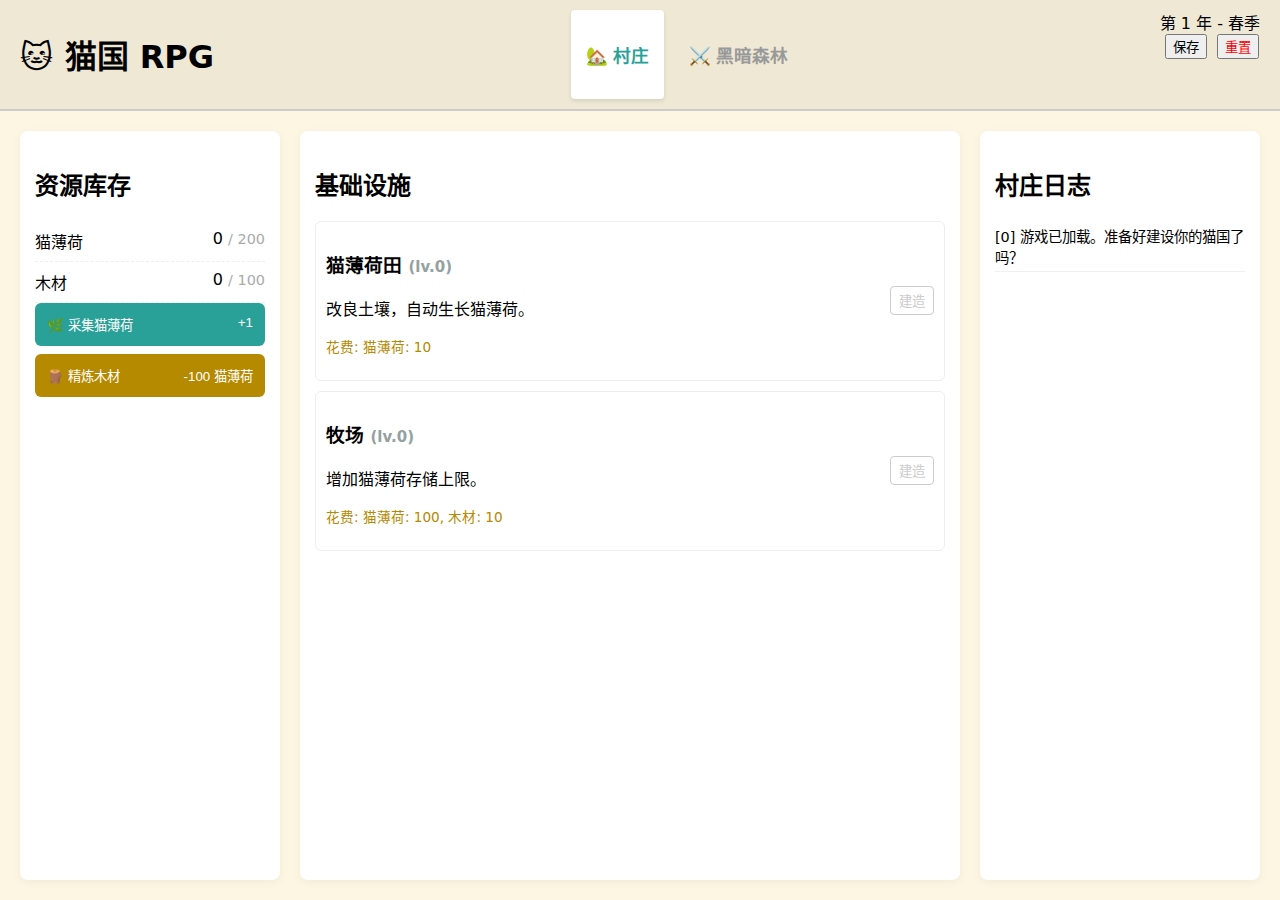
<file: web/catKingdom/game.html>
<!DOCTYPE html>
<html lang="zh-CN">
<head>
    <meta charset="UTF-8">
    <meta name="viewport" content="width=device-width, initial-scale=1.0">
    <title>猫国建设者 - 远征版</title>
    <link rel="stylesheet" href="style.css">
</head>
<body>

<header>
    <div class="header-left">
        <h1>🐱 猫国 <span class="badge">RPG</span></h1>
    </div>
    <nav class="nav-tabs">
        <button id="tab-village" class="nav-btn active" onclick="Game.switchView('village')">🏡 村庄</button>
        <button id="tab-dungeon" class="nav-btn dungeon-theme" onclick="Game.switchView('dungeon')">⚔️ 黑暗森林</button>
    </nav>
    <div class="header-right">
        <span id="calendar" class="season-badge">加载中...</span>
        <div class="settings-group">
            <button onclick="Game.saveGame()">保存</button>
            <button class="danger-btn" onclick="Game.resetGame()">重置</button>
        </div>
    </div>
</header>

<main>
    <!-- 视图 1: 村庄 -->
    <div id="view-village" class="game-view active-view">
        <div class="game-grid">
            <div class="panel">
                <h2>资源库存</h2>
                <div id="resources-list"></div>
                <div class="action-section">
                    <button class="action-btn" onclick="Game.clickGather()">
                        <span>🌿 采集猫薄荷</span><span class="btn-sub">+1</span>
                    </button>
                    <button class="action-btn wood-btn" onclick="Game.refineWood()">
                        <span>🪵 精炼木材</span><span class="btn-sub">-100 猫薄荷</span>
                    </button>
                </div>
            </div>
            <div class="panel">
                <h2>基础设施</h2>
                <div id="buildings-list"></div>
            </div>
            <div class="panel log-panel">
                <h2>村庄日志</h2>
                <ul id="log-list"></ul>
            </div>
        </div>
    </div>

    <!-- 视图 2: 副本 (战斗界面) -->
    <div id="view-dungeon" class="game-view hidden">
        <div class="dungeon-layout">
            <!-- 探索面板 -->
            <div class="dungeon-panel left-panel">
                <h2>队伍状态</h2>
                <div class="hero-card">
                    <div class="avatar">🐱</div>
                    <div class="stats">
                        <h3>探险队长</h3>
                        <div class="hp-bar-container">
                            <div class="hp-bar" id="hero-hp-bar" style="width: 100%;"></div>
                            <span class="hp-text" id="hero-hp-text">100 / 100</span>
                        </div>
                        <p>攻击力: <span id="hero-atk">5</span></p>
                    </div>
                </div>
                <div class="loot-bag">
                    <h3>背包</h3>
                    <p>📦 皮毛: <span id="val-furs-dungeon">0</span></p>
                </div>
            </div>

            <!-- 战斗主舞台 -->
            <div class="dungeon-stage">
                <div id="combat-scene" class="scene-empty">
                    <!-- 没怪的时候显示 -->
                    <div id="state-idle">
                        <div class="scene-icon">🌲</div>
                        <p>周围很安静...</p>
                        <button class="explore-btn" onclick="Dungeon.explore()">🔍 探索森林</button>
                    </div>

                    <!-- 有怪的时候显示 -->
                    <div id="state-combat" class="hidden">
                        <div class="enemy-display">
                            <div class="enemy-avatar" id="enemy-avatar">🐀</div>
                            <h3 id="enemy-name">巨大的怪物</h3>
                            <div class="hp-bar-container enemy-hp">
                                <div class="hp-bar" id="enemy-hp-bar" style="width: 100%;"></div>
                            </div>
                            <p class="enemy-stats">HP: <span id="enemy-hp-text">50</span></p>
                        </div>
                        <div class="combat-actions">
                            <button class="attack-btn" onclick="Dungeon.playerAttack()">⚔️ 攻击</button>
                            <button class="flee-btn" onclick="Dungeon.flee()">🏃 逃跑</button>
                        </div>
                    </div>
                </div>
            </div>

            <!-- 战斗日志 -->
            <div class="dungeon-panel right-panel">
                <h2>战斗记录</h2>
                <ul id="combat-log">
                    <li>你踏入了黑暗森林...</li>
                </ul>
            </div>
        </div>
    </div>
</main>

<script src="game.js"></script>
</body>
</html>
</file>
<file: web/battle/style.css>
:root {
  --bg-dark: #020617;
  --accent: #eab308;
  --accent-soft: rgba(234, 179, 8, 0.15);
  --text-main: #e5e7eb;
  --text-dim: #9ca3af;
  --card-bg: rgba(15, 23, 42, 0.9);
  --border-soft: rgba(148, 163, 184, 0.5);
  --radius-lg: 18px;
  --shadow-soft: 0 20px 40px rgba(0, 0, 0, 0.6);
  --transition-fast: 0.2s ease-out;
}

*,
*::before,
*::after {
  box-sizing: border-box;
}

body {
  margin: 0;
  min-height: 100vh;
  font-family: "Noto Sans SC", system-ui, -apple-system, BlinkMacSystemFont, "Segoe UI", sans-serif;
  color: var(--text-main);
  background: #020617;
  position: relative;
  overflow-x: hidden;
}

/* 背景渐变 + 粒子感 */
.bg-gradient {
  position: fixed;
  inset: 0;
  background:
    radial-gradient(circle at 10% 20%, rgba(56, 189, 248, 0.25), transparent 60%),
    radial-gradient(circle at 80% 0%, rgba(129, 140, 248, 0.25), transparent 60%),
    radial-gradient(circle at 50% 100%, rgba(248, 250, 252, 0.05), transparent 60%),
    linear-gradient(135deg, #020617, #020617 40%, #020617);
  z-index: -1;
  filter: blur(1px);
}

/* 顶部栏 */

.top-bar {
  position: sticky;
  top: 0;
  z-index: 10;
  display: flex;
  align-items: center;
  justify-content: space-between;
  padding: 12px 32px;
  backdrop-filter: blur(16px);
  background: linear-gradient(to bottom, rgba(15, 23, 42, 0.9), rgba(15, 23, 42, 0.75));
  border-bottom: 1px solid rgba(148, 163, 184, 0.4);
}

.logo {
  display: flex;
  align-items: center;
  gap: 8px;
  font-weight: 600;
  letter-spacing: 0.08em;
}

.logo-mark {
  width: 32px;
  height: 32px;
  border-radius: 999px;
  display: inline-flex;
  align-items: center;
  justify-content: center;
  font-size: 16px;
  background: radial-gradient(circle at 30% 20%, #facc15, #ea580c);
  box-shadow: 0 0 20px rgba(234, 179, 8, 0.9);
}

.logo-text {
  font-size: 18px;
}

/* 导航 */

.nav {
  display: flex;
  gap: 8px;
  flex-wrap: wrap;
}

.nav-btn {
  border: 1px solid transparent;
  background: transparent;
  color: var(--text-dim);
  padding: 6px 14px;
  border-radius: 999px;
  font-size: 14px;
  cursor: pointer;
  position: relative;
  transition: background var(--transition-fast), color var(--transition-fast), border-color var(--transition-fast), transform var(--transition-fast);
}

.nav-btn::after {
  content: "";
  position: absolute;
  inset: 0;
  border-radius: inherit;
  border: 1px solid rgba(148, 163, 184, 0.4);
  opacity: 0;
  transition: opacity var(--transition-fast);
}

.nav-btn:hover {
  background: rgba(31, 41, 55, 0.9);
  color: #f9fafb;
  transform: translateY(-1px);
}

.nav-btn.active {
  background: var(--accent-soft);
  color: #fefce8;
  border-color: var(--accent);
}

.nav-btn.active::after {
  opacity: 1;
  border-color: rgba(250, 204, 21, 0.6);
}

/* 主布局 */

.main-layout {
  display: grid;
  grid-template-columns: minmax(260px, 280px) minmax(0, 1fr);
  gap: 16px;
  padding: 16px 24px 32px;
}

.sidebar-card {
  background: var(--card-bg);
  border-radius: var(--radius-lg);
  border: 1px solid var(--border-soft);
  padding: 16px;
  box-shadow: var(--shadow-soft);
  display: flex;
  flex-direction: column;
  gap: 12px;
}

.avatar-circle {
  display: flex;
  justify-content: center;
}

.avatar-inner {
  width: 72px;
  height: 72px;
  border-radius: 999px;
  background: radial-gradient(circle at 30% 20%, #4ade80, #22c55e, #14532d);
  display: flex;
  align-items: center;
  justify-content: center;
  font-size: 28px;
  font-weight: 700;
  box-shadow: 0 0 30px rgba(34, 197, 94, 0.8);
}

.sidebar-info h2 {
  margin: 0 0 4px;
  font-size: 18px;
}

.sidebar-info p {
  margin: 2px 0;
  font-size: 13px;
  color: var(--text-dim);
}

.sidebar-bars {
  margin-top: 4px;
}

.bar-label {
  display: flex;
  justify-content: space-between;
  font-size: 12px;
  color: var(--text-dim);
  margin-bottom: 4px;
}

.bar {
  width: 100%;
  height: 8px;
  border-radius: 999px;
  background: rgba(15, 23, 42, 0.9);
  overflow: hidden;
  border: 1px solid rgba(30, 64, 175, 0.8);
  margin-bottom: 8px;
}

.bar.big {
  height: 12px;
}

.bar-fill {
  height: 100%;
  width: 40%;
  border-radius: inherit;
  background: linear-gradient(to right, #22c55e, #4ade80, #a3e635);
  box-shadow: 0 0 16px rgba(34, 197, 94, 0.8);
  transition: width 0.25s ease-out;
}

.bar-fill.energy {
  background: linear-gradient(to right, #0ea5e9, #22d3ee, #a855f7);
  box-shadow: 0 0 16px rgba(14, 165, 233, 0.8);
}

/* 内容区 */

.content {
  display: flex;
  flex-direction: column;
  gap: 16px;
}

.page {
  display: none;
}

.page.active {
  display: block;
}

.card {
  background: var(--card-bg);
  border-radius: var(--radius-lg);
  border: 1px solid var(--border-soft);
  padding: 18px 20px;
  box-shadow: var(--shadow-soft);
  backdrop-filter: blur(18px);
}

.card h1 {
  margin-top: 0;
  font-size: 22px;
  margin-bottom: 12px;
}

.card h2 {
  font-size: 18px;
  margin-top: 0;
  margin-bottom: 10px;
}

.card h3 {
  font-size: 16px;
}

/* 首页 */

.stats-grid {
  display: grid;
  grid-template-columns: repeat(auto-fit, minmax(130px, 1fr));
  gap: 10px;
  margin-bottom: 12px;
}

.stat-card {
  padding: 10px 12px;
  border-radius: 14px;
  background: radial-gradient(circle at 0 0, rgba(148, 163, 184, 0.18), transparent 60%);
  border: 1px solid rgba(148, 163, 184, 0.6);
}

.stat-card .label {
  font-size: 12px;
  color: var(--text-dim);
}

.stat-card .value {
  display: block;
  margin-top: 6px;
  font-size: 18px;
  font-weight: 600;
}

.bars-wrapper {
  margin: 10px 0 12px;
}

.home-actions {
  display: flex;
  flex-wrap: wrap;
  gap: 8px;
}

.home-features {
  padding-left: 18px;
  margin: 8px 0 0;
  color: var(--text-dim);
  font-size: 14px;
}

/* 按钮 */

.primary-btn,
.secondary-btn,
.mini-btn {
  border-radius: 999px;
  border: 1px solid transparent;
  cursor: pointer;
  padding: 7px 14px;
  font-size: 13px;
  transition: background var(--transition-fast), transform var(--transition-fast), box-shadow var(--transition-fast), border-color var(--transition-fast), color var(--transition-fast);
}

.primary-btn {
  background: linear-gradient(to right, #facc15, #ea580c);
  color: #111827;
  box-shadow: 0 10px 25px rgba(248, 250, 252, 0.25);
}

.primary-btn:hover {
  transform: translateY(-1px);
  box-shadow: 0 16px 30px rgba(248, 250, 252, 0.3);
}

.primary-btn.small {
  padding: 5px 12px;
  font-size: 12px;
}

.primary-btn.wide {
  width: 100%;
  justify-content: center;
  display: inline-flex;
  align-items: center;
  text-align: center;
}

.secondary-btn {
  background: rgba(31, 41, 55, 0.9);
  color: #e5e7eb;
  border-color: rgba(148, 163, 184, 0.6);
}

.secondary-btn:hover {
  background: rgba(55, 65, 81, 0.95);
}

.mini-btn {
  padding: 4px 10px;
  font-size: 12px;
  background: rgba(15, 23, 42, 0.9);
  border-color: rgba(148, 163, 184, 0.5);
  color: var(--text-dim);
}

.mini-btn:hover {
  background: rgba(30, 64, 175, 0.9);
  color: #e5e7eb;
}

/* 阵容 */

.lineup-layout {
  display: grid;
  grid-template-columns: minmax(0, 1.1fr) minmax(0, 1fr);
  gap: 16px;
}

.lineup-main,
.lineup-side {
  padding: 10px 6px;
}

.label.small {
  font-size: 13px;
}

.equip-row {
  display: flex;
  align-items: center;
  justify-content: space-between;
  gap: 6px;
  margin-top: 10px;
}

.equip-actions {
  display: flex;
  align-items: center;
  gap: 4px;
}

.equip-value {
  font-size: 13px;
  color: #e5e7eb;
}

select {
  background: rgba(15, 23, 42, 0.95);
  color: #e5e7eb;
  border-radius: 999px;
  border: 1px solid rgba(148, 163, 184, 0.7);
  padding: 4px 8px;
  font-size: 12px;
  outline: none;
}

.ally-list {
  list-style: none;
  padding: 0;
  margin: 0 0 10px;
  display: flex;
  flex-direction: column;
  gap: 6px;
}

.ally-item {
  padding: 6px 8px;
  border-radius: 10px;
  border: 1px dashed rgba(148, 163, 184, 0.6);
  font-size: 13px;
  color: var(--text-dim);
}

.skills-block {
  margin-top: 8px;
}

.tag-list {
  list-style: none;
  padding: 0;
  margin: 4px 0 8px;
  display: flex;
  flex-wrap: wrap;
  gap: 6px;
}

.tag {
  padding: 3px 8px;
  border-radius: 999px;
  border: 1px solid rgba(96, 165, 250, 0.8);
  font-size: 12px;
  background: rgba(15, 23, 42, 0.9);
}

.skill-learn {
  display: flex;
  gap: 6px;
  align-items: center;
}

/* 副本 */

.dungeon-layout {
  display: grid;
  grid-template-columns: minmax(0, 0.9fr) minmax(0, 1.1fr);
  gap: 16px;
}

.dungeon-world p {
  font-size: 14px;
  margin: 4px 0;
}

.dungeon-controls {
  margin: 8px 0;
  display: flex;
  gap: 6px;
}

.log-box {
  height: 220px;
  border-radius: 14px;
  border: 1px solid rgba(30, 64, 175, 0.9);
  padding: 8px 10px;
  font-size: 13px;
  overflow-y: auto;
  background: radial-gradient(circle at 0 0, rgba(15, 23, 42, 0.95), #020617);
}

.log-line {
  margin: 2px 0;
}

.log-line.system {
  color: #fde68a;
}

.log-line.win {
  color: #bbf7d0;
}

.log-line.lose {
  color: #fecaca;
}

/* 背包与商场 */

.inventory-layout {
  display: grid;
  grid-template-columns: repeat(auto-fit, minmax(220px, 1fr));
  gap: 12px;
}

.inventory-column h2 {
  margin-top: 0;
  margin-bottom: 6px;
}

.item-list {
  list-style: none;
  padding: 0;
  margin: 0;
  display: flex;
  flex-direction: column;
  gap: 8px;
}

.item-card {
  padding: 8px 10px;
  border-radius: 12px;
  border: 1px solid rgba(148, 163, 184, 0.6);
  background: rgba(15, 23, 42, 0.95);
  display: flex;
  flex-direction: column;
  gap: 4px;
  font-size: 13px;
}

.item-header {
  display: flex;
  justify-content: space-between;
}

.item-name {
  font-weight: 500;
}

.item-tag {
  font-size: 11px;
  padding: 2px 6px;
  border-radius: 999px;
  border: 1px solid rgba(52, 211, 153, 0.7);
  color: #a7f3d0;
}

.item-meta {
  display: flex;
  justify-content: space-between;
  font-size: 12px;
  color: var(--text-dim);
}

.item-actions {
  display: flex;
  justify-content: flex-end;
  margin-top: 4px;
}

.item-actions .mini-btn {
  min-width: 60px;
}

.mini-btn.disabled {
  opacity: 0.4;
  cursor: not-allowed;
}

.hint {
  margin-top: 10px;
  font-size: 12px;
  color: var(--text-dim);
}

/* 活动 */

.event-list {
  list-style: none;
  padding: 0;
  margin: 0;
  display: flex;
  flex-direction: column;
  gap: 10px;
}

.event-card {
  padding: 10px 12px;
  border-radius: 14px;
  border: 1px solid rgba(148, 163, 184, 0.6);
  background: rgba(15, 23, 42, 0.95);
  display: grid;
  grid-template-columns: minmax(0, 1.4fr) auto;
  gap: 8px;
  align-items: center;
}

.event-title {
  font-size: 14px;
  margin-bottom: 4px;
}

.event-desc {
  font-size: 13px;
  color: var(--text-dim);
}

.event-reward {
  font-size: 12px;
  color: #bbf7d0;
}

.event-status {
  text-align: right;
  font-size: 12px;
  color: var(--text-dim);
}

/* Toast 提示 */

.toast {
  position: fixed;
  left: 50%;
  bottom: 20px;
  transform: translateX(-50%) translateY(100%);
  background: rgba(15, 23, 42, 0.95);
  border-radius: 999px;
  padding: 8px 16px;
  border: 1px solid rgba(148, 163, 184, 0.7);
  color: #e5e7eb;
  font-size: 13px;
  opacity: 0;
  pointer-events: none;
  transition: transform 0.25s ease-out, opacity 0.25s ease-out;
  z-index: 50;
}

.toast.show {
  transform: translateX(-50%) translateY(0);
  opacity: 1;
}

/* 响应式 */

@media (max-width: 880px) {
  .main-layout {
    grid-template-columns: minmax(0, 1fr);
  }

  .sidebar-card {
    order: -1;
  }
}

@media (max-width: 600px) {
  .top-bar {
    padding-inline: 12px;
  }

  .main-layout {
    padding-inline: 12px;
  }

  .lineup-layout,
  .dungeon-layout {
    grid-template-columns: minmax(0, 1fr);
  }

  .event-card {
    grid-template-columns: minmax(0, 1fr);
    text-align: left;
  }

  .event-status {
    text-align: left;
  }
}
</file>
<file: web/catKingdom/style.css>
/* --- 保留原有的基础样式 (Body, Header等) --- */
:root {
    --bg-color: #fdf6e3;
    --panel-bg: #fff;
    --primary-color: #2aa198;
    --accent-color: #cb4b16;
    --text-color: #657b83;
    --border-radius: 8px;
    --dungeon-bg: #002b36; /* 副本深色背景 */
    --dungeon-panel: #073642;
    --dungeon-text: #839496;
}
body { font-family: 'Segoe UI', system-ui, sans-serif; background-color: var(--bg-color); margin: 0; height: 100vh; display: flex; flex-direction: column; overflow: hidden; }

/* Header & Nav (通用) */
header { background: #eee8d5; display: flex; justify-content: space-between; padding: 10px 20px; border-bottom: 2px solid #ccc; }
.nav-tabs { display: flex; gap: 10px; }
.nav-btn { border: none; background: none; font-size: 1.1em; cursor: pointer; padding: 5px 15px; border-radius: 4px; color: #999; font-weight: bold; }
.nav-btn.active { background: #fff; color: var(--primary-color); box-shadow: 0 2px 4px rgba(0,0,0,0.1); }
.nav-btn.dungeon-theme.active { background: var(--dungeon-bg); color: #2aa198; }
.settings-group button { margin-left: 5px; cursor: pointer; }
.danger-btn { color: red; }

/* 视图切换 */
main { flex: 1; padding: 20px; overflow: hidden; position: relative; }
.game-view { width: 100%; height: 100%; display: none; }
.active-view { display: block; animation: fadeIn 0.3s; }
@keyframes fadeIn { from { opacity: 0; } to { opacity: 1; } }

/* === 村庄样式 (简略) === */
.game-grid { display: grid; grid-template-columns: 260px 1fr 280px; gap: 20px; height: 100%; }
.panel { background: var(--panel-bg); padding: 15px; border-radius: 8px; box-shadow: 0 2px 10px rgba(0,0,0,0.05); overflow-y: auto; display: flex; flex-direction: column; }
.resource-item { display: flex; justify-content: space-between; border-bottom: 1px dashed #eee; padding: 8px 0; }
.action-btn { background: var(--primary-color); color: #fff; border: none; padding: 12px; width: 100%; border-radius: 6px; cursor: pointer; margin-bottom: 8px; display: flex; justify-content: space-between; }
.wood-btn { background: #b58900; }
.building-item { border: 1px solid #eee; padding: 10px; margin-bottom: 10px; border-radius: 6px; display: flex; justify-content: space-between; align-items: center; }
.buy-btn { background: #fff; border: 1px solid var(--accent-color); color: var(--accent-color); cursor: pointer; padding: 4px 8px; border-radius: 4px; }
.buy-btn:disabled { border-color: #ccc; color: #ccc; }
#log-list, #combat-log { list-style: none; padding: 0; margin: 0; font-size: 0.9em; }
#log-list li { padding: 4px 0; border-bottom: 1px solid #f0f0f0; }

/* === 副本界面样式 (新) === */
#view-dungeon { background: #000; position: absolute; top:0; left:0; width: 100%; height: 100%; padding: 20px; box-sizing: border-box; }

.dungeon-layout {
    display: grid;
    grid-template-columns: 250px 1fr 250px;
    gap: 20px;
    height: 100%;
    background: var(--dungeon-bg);
    border-radius: 10px;
    padding: 20px;
    color: var(--dungeon-text);
    box-shadow: inset 0 0 50px rgba(0,0,0,0.8);
}

.dungeon-panel {
    background: var(--dungeon-panel);
    border: 1px solid #004d5a;
    padding: 15px;
    border-radius: 6px;
    overflow-y: auto;
}

.dungeon-panel h2 { color: #2aa198; border-bottom: 1px solid #004d5a; margin-top: 0; }

/* 英雄卡片 */
.hero-card { text-align: center; margin-bottom: 20px; }
.avatar { font-size: 3em; margin-bottom: 10px; }
.stats h3 { color: #fff; margin: 5px 0; }

/* 血条 */
.hp-bar-container { background: #000; height: 15px; border-radius: 10px; overflow: hidden; position: relative; margin: 10px 0; border: 1px solid #555; }
.hp-bar { background: #dc322f; height: 100%; transition: width 0.2s; }
.hp-text { position: absolute; top: 0; left: 0; width: 100%; text-align: center; font-size: 10px; color: #fff; line-height: 15px; text-shadow: 1px 1px 1px #000; }
.enemy-hp .hp-bar { background: #d33682; }

/* 战斗舞台 */
.dungeon-stage { display: flex; flex-direction: column; justify-content: center; align-items: center; position: relative; }
.scene-icon { font-size: 5em; margin-bottom: 20px; opacity: 0.7; animation: float 3s infinite ease-in-out; }
@keyframes float { 0%, 100% { transform: translateY(0); } 50% { transform: translateY(-10px); } }

.explore-btn { background: #2aa198; color: #fff; border: none; padding: 15px 40px; font-size: 1.2em; border-radius: 30px; cursor: pointer; transition: transform 0.1s; box-shadow: 0 4px 0 #1d746f; }
.explore-btn:active { transform: translateY(4px); box-shadow: none; }

/* 战斗状态 */
.hidden { display: none !important; }
.enemy-display { text-align: center; animation: popIn 0.3s cubic-bezier(0.175, 0.885, 0.32, 1.275); }
@keyframes popIn { from { transform: scale(0.5); opacity: 0; } to { transform: scale(1); opacity: 1; } }
.enemy-avatar { font-size: 6em; filter: drop-shadow(0 0 10px red); }
#enemy-name { color: #dc322f; font-size: 1.5em; margin: 10px 0; }

.combat-actions { display: flex; gap: 20px; margin-top: 30px; }
.attack-btn { background: #dc322f; color: white; border: none; padding: 15px 30px; font-size: 1.2em; border-radius: 8px; cursor: pointer; box-shadow: 0 4px 0 #a01d1a; }
.attack-btn:active { transform: translateY(4px); box-shadow: none; }
.flee-btn { background: #839496; color: #fff; border: none; padding: 15px 20px; border-radius: 8px; cursor: pointer; }

/* 战斗日志 */
#combat-log li { border-bottom: 1px solid #004d5a; padding: 5px 0; color: #93a1a1; font-family: monospace; }
#combat-log li.dmg-in { color: #dc322f; }
#combat-log li.dmg-out { color: #859900; }
#combat-log li.loot { color: #b58900; font-weight: bold; }
</file>
